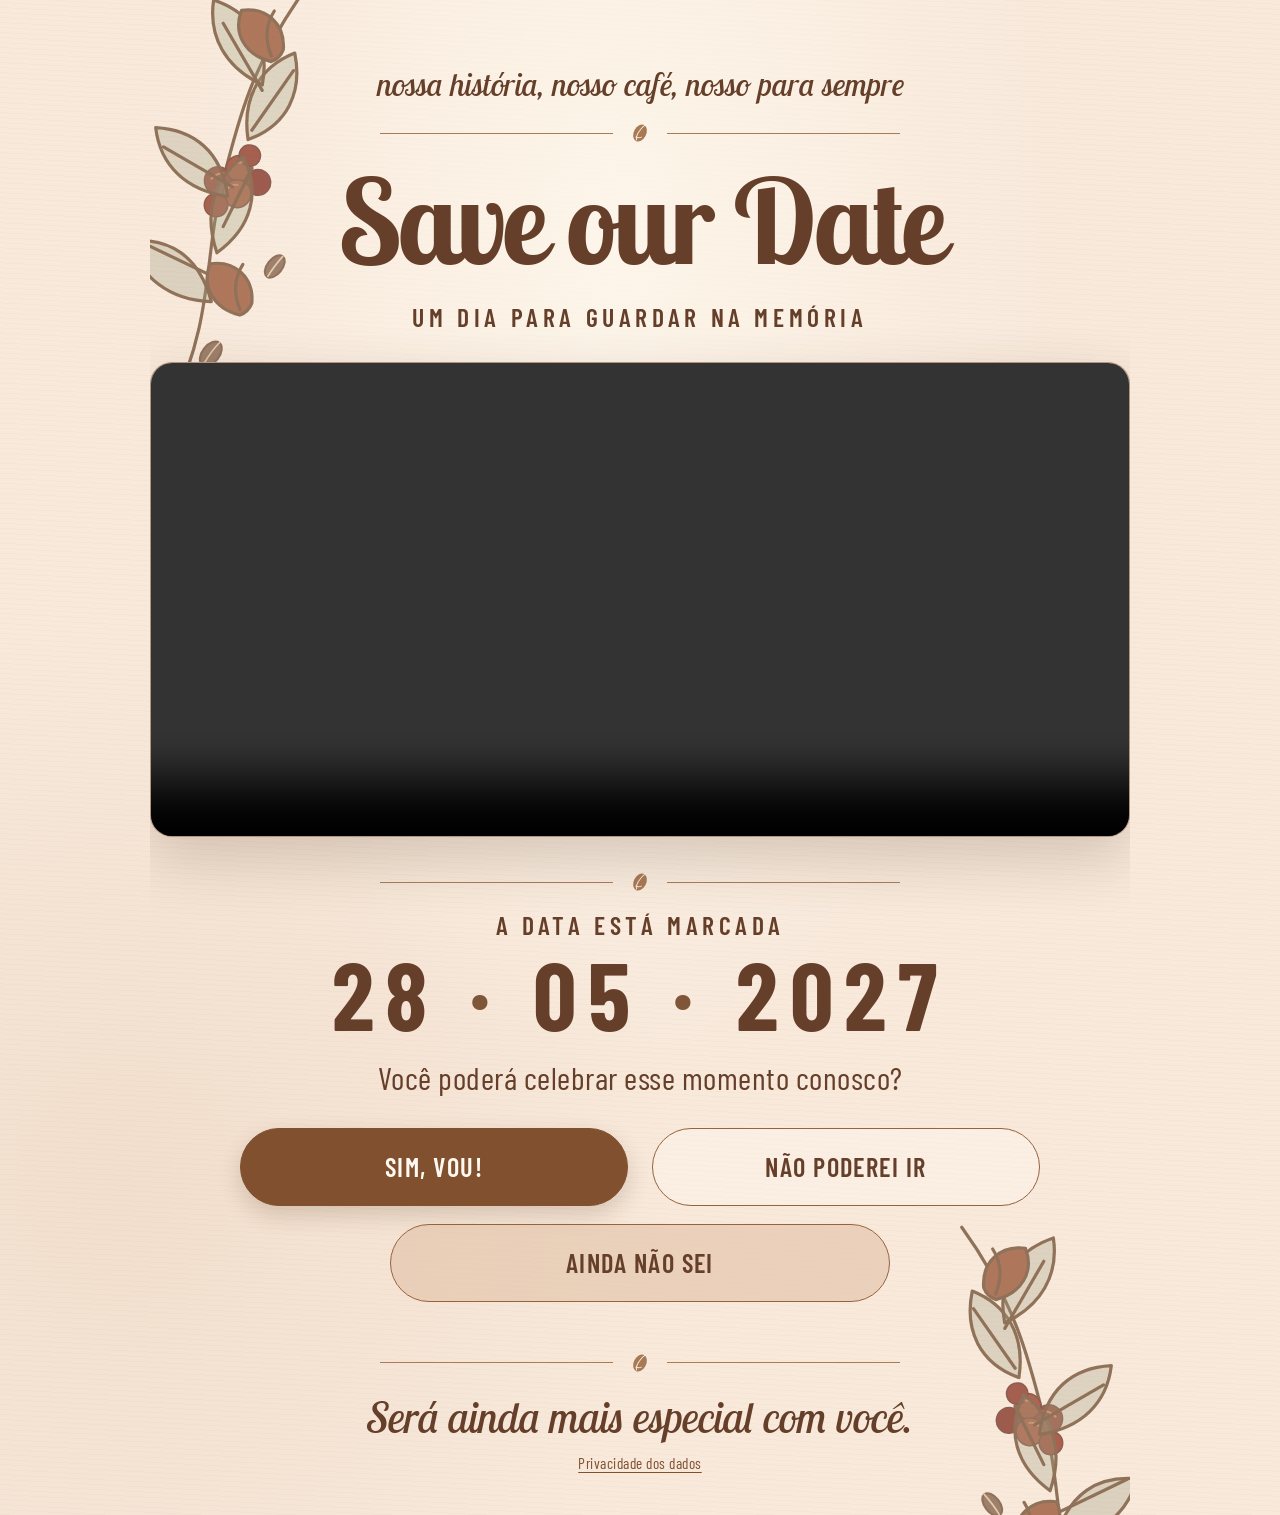
<file: index.html>
<!doctype html>
<html lang="pt-BR">
<head>
  <meta charset="utf-8">
  <meta name="viewport" content="width=device-width, initial-scale=1">
  <meta name="theme-color" content="#f8e9db">
  <title>Save our Date</title>
  <meta name="description" content="Nossa história, nosso café, nosso para sempre.">
  <link rel="icon" type="image/jpeg" href="assets/Logo_Casal.jpeg">
  <link rel="preconnect" href="https://fonts.googleapis.com">
  <link rel="preconnect" href="https://fonts.gstatic.com" crossorigin>
  <link href="https://fonts.googleapis.com/css2?family=Barlow+Condensed:wght@400;500;600;700&family=Lobster+Two:ital,wght@0,400;0,700;1,400;1,700&display=swap" rel="stylesheet">
  <link rel="stylesheet" href="styles.css">
</head>
<body>
  <main class="invitation">
    <header class="site-header">
      <p class="monogram">nossa história, nosso café, nosso para sempre</p>
      <div class="ornament" aria-hidden="true"><span></span><i></i><span></span></div>
      <h1>Save our Date</h1>
      <p class="eyebrow">UM DIA PARA GUARDAR NA MEMÓRIA</p>
    </header>

    <section class="video-section" aria-label="Vídeo do casal">
      <div class="video-frame">
        <video class="couple-video" controls playsinline preload="auto">
          <source src="assets/WhatsApp%20Video%202026-11-02%20at%2020.40.58.mp4" type="video/mp4">
          Seu navegador não consegue reproduzir este vídeo.
        </video>
      </div>
      <p class="video-help" id="video-help" role="status" aria-live="polite" hidden></p>
    </section>

    <section class="rsvp-intro">
      <div class="ornament" aria-hidden="true"><span></span><i></i><span></span></div>
      <p class="eyebrow">A DATA ESTÁ MARCADA</p>
      <p class="date">28 <span>·</span> 05 <span>·</span> 2027</p>
      <p class="question">Você poderá celebrar esse momento conosco?</p>
    </section>

    <section class="choices" aria-label="Confirmação de presença">
      <button class="choice choice-yes" data-response="yes">Sim, vou!</button>
      <button class="choice choice-no" data-response="no">Não poderei ir</button>
      <button class="choice choice-maybe" data-response="maybe">Ainda não sei</button>
    </section>

    <footer class="site-footer">
      <div class="ornament" aria-hidden="true"><span></span><i></i><span></span></div>
      <p>Será ainda mais especial com você.</p>
      <a class="privacy-link" href="privacidade.html">Privacidade dos dados</a>
    </footer>
  </main>

  <dialog id="rsvp-dialog" class="rsvp-dialog">
    <form id="rsvp-form" method="dialog">
      <button type="button" class="dialog-close" aria-label="Fechar">×</button>
      <p class="monogram dialog-monogram">nossa história, nosso café, nosso para sempre</p>
      <h2 id="form-title">Confirme sua presença</h2>
      <p class="form-description" id="form-description">Preencha seus dados e os das pessoas que irão com você.</p>

      <div class="field">
        <label for="full-name">Seu nome completo *</label>
        <input id="full-name" name="full_name" autocomplete="name" required maxlength="150">
      </div>
      <div class="field">
        <label for="phone">Seu número de celular *</label>
        <input id="phone" name="phone" type="tel" autocomplete="tel" inputmode="tel" required maxlength="32" aria-describedby="phone-hint">
        <small class="form-note" id="phone-hint">Sugestão: DDD e número.</small>
      </div>
      <div id="attendee-section">
        <fieldset class="family-card">
          <legend>Seu cônjuge</legend>
          <label class="checkbox-field"><input id="spouse-coming" type="checkbox"> <span>Meu cônjuge irá comigo</span></label>
          <div class="field" id="spouse-name-field" hidden>
            <label for="spouse-name">Nome completo do cônjuge *</label>
            <input id="spouse-name" maxlength="150" autocomplete="off">
          </div>
        </fieldset>
        <fieldset class="family-card">
          <legend>Seus filhos</legend>
          <p class="form-note">Adicione somente seus filhos que irão à celebração.</p>
          <div id="children-list" class="children-list"></div>
          <button type="button" id="add-child" class="add-child">+ Adicionar filho</button>
        </fieldset>
      </div>

      <div class="privacy-consents">
        <label class="checkbox-field consent-checkbox">
          <input id="privacy-consent" type="checkbox" required>
          <span>Li o <a href="privacidade.html" target="_blank" rel="noopener">aviso de privacidade</a> e autorizo o uso do meu nome, celular e resposta para organizar o evento. Confirmo que as pessoas adultas incluídas foram informadas sobre este uso. *</span>
        </label>
        <label class="checkbox-field consent-checkbox" id="children-consent-field" hidden>
          <input id="children-consent" type="checkbox">
          <span>Sou pai, mãe ou responsável legal pelas crianças/adolescentes informados e autorizo o tratamento de seus nomes e idades somente para organizar este evento. *</span>
        </label>
      </div>
      <p class="form-error" id="form-error" role="alert"></p>
      <button class="submit-button" id="submit-button" type="submit">Enviar resposta</button>
      <p class="privacy-note">Não quer informar dados de crianças? Responda pelo contato que enviou o convite.</p>
    </form>
  </dialog>

  <div id="toast" class="toast" role="status" aria-live="polite"></div>

  <script type="module" src="app.js"></script>
</body>
</html>
</file>
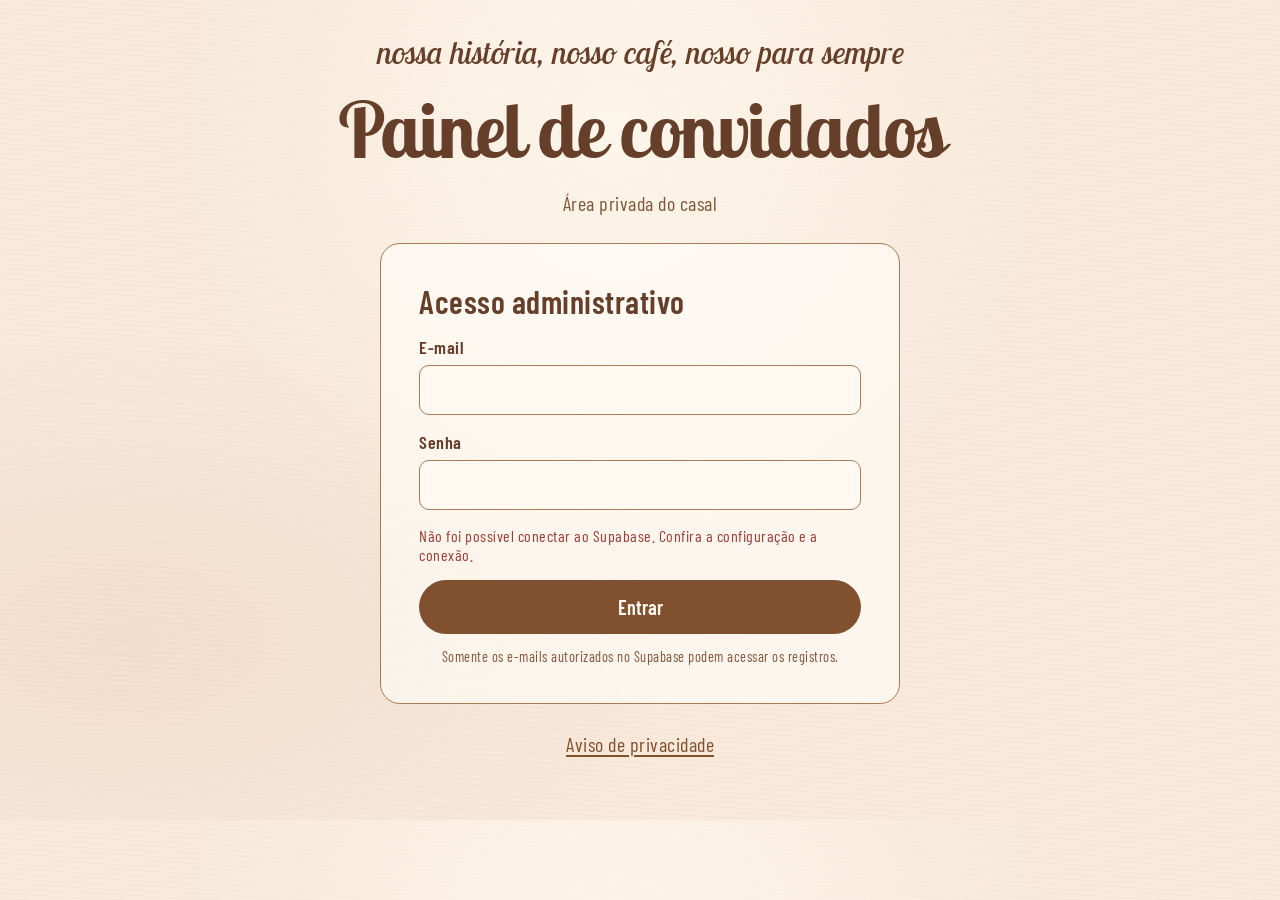
<file: admin.html>
<!doctype html>
<html lang="pt-BR">
<head>
  <meta charset="utf-8">
  <meta name="viewport" content="width=device-width, initial-scale=1">
  <meta name="theme-color" content="#f8e9db">
  <title>Administração — Save the Date</title>
  <link rel="icon" type="image/jpeg" href="assets/Logo_Casal.jpeg">
  <link rel="preconnect" href="https://fonts.googleapis.com">
  <link rel="preconnect" href="https://fonts.gstatic.com" crossorigin>
  <link href="https://fonts.googleapis.com/css2?family=Barlow+Condensed:wght@400;500;600;700&family=Lobster+Two:ital,wght@0,400;1,400&display=swap" rel="stylesheet">
  <link rel="stylesheet" href="styles.css">
  <link rel="stylesheet" href="admin.css">
</head>
<body>
  <main class="admin-shell">
    <header class="admin-header">
      <p class="monogram">nossa história, nosso café, nosso para sempre</p>
      <h1>Painel de convidados</h1>
      <p>Área privada do casal</p>
    </header>

    <section id="login-panel" class="admin-panel">
      <h2>Acesso administrativo</h2>
      <form id="login-form">
        <div class="field">
          <label for="email">E-mail</label>
          <input id="email" type="email" autocomplete="username" required>
        </div>
        <div class="field">
          <label for="password">Senha</label>
          <input id="password" type="password" autocomplete="current-password" required>
        </div>
        <p class="form-error" id="login-error" role="alert"></p>
        <button class="submit-button" type="submit">Entrar</button>
      </form>
      <p class="privacy-note">Somente os e-mails autorizados no Supabase podem acessar os registros.</p>
    </section>

    <section id="dashboard" hidden>
      <div class="dashboard-top">
        <div>
          <h2>Confirmações</h2>
          <p id="summary">Carregando...</p>
        </div>
        <button id="logout-button" class="admin-secondary">Sair</button>
      </div>
      <div class="toolbar">
        <input id="search" type="search" placeholder="Buscar convidado ou familiares">
        <select id="filter">
          <option value="all">Todas as respostas</option>
          <option value="yes">Confirmados</option>
          <option value="maybe">Ainda não sabem</option>
          <option value="no">Não poderão ir</option>
        </select>
        <button id="export-button" class="admin-secondary">Exportar CSV</button>
      </div>
      <p id="dashboard-error" class="form-error" role="alert"></p>
      <div id="records" class="records"></div>
    </section>
    <a class="policy-back" href="privacidade.html">Aviso de privacidade</a>
  </main>
  <script type="module" src="admin.js"></script>
</body>
</html>
</file>
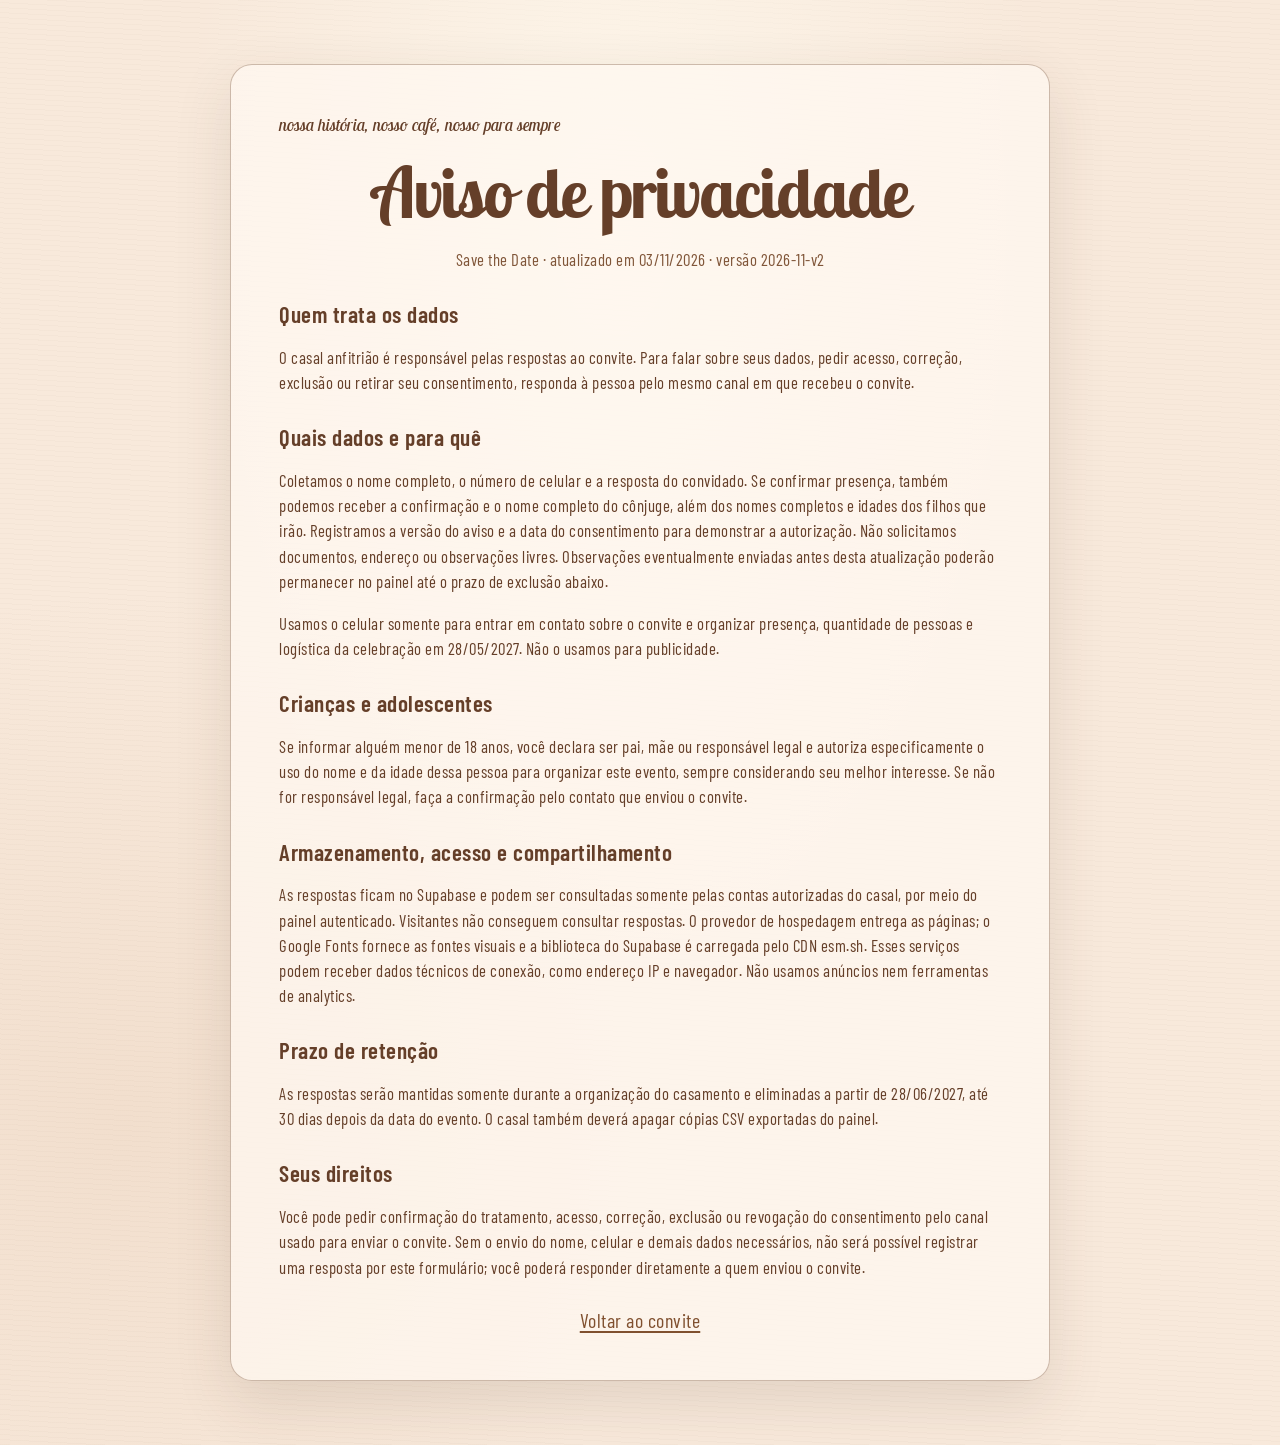
<file: privacidade.html>
<!doctype html>
<html lang="pt-BR">
<head>
  <meta charset="utf-8">
  <meta name="viewport" content="width=device-width, initial-scale=1">
  <meta name="theme-color" content="#f8e9db">
  <title>Aviso de privacidade — Save the Date</title>
  <link rel="icon" type="image/jpeg" href="assets/Logo_Casal.jpeg">
  <link rel="preconnect" href="https://fonts.googleapis.com">
  <link rel="preconnect" href="https://fonts.gstatic.com" crossorigin>
  <link href="https://fonts.googleapis.com/css2?family=Barlow+Condensed:wght@400;500;600;700&family=Lobster+Two:ital,wght@0,400;0,700;1,400;1,700&display=swap" rel="stylesheet">
  <link rel="stylesheet" href="styles.css">
</head>
<body>
  <main class="policy-shell">
    <article class="policy-card">
      <p class="monogram">nossa história, nosso café, nosso para sempre</p>
      <h1>Aviso de privacidade</h1>
      <p class="policy-meta">Save the Date · atualizado em 03/11/2026 · versão 2026-11-v2</p>

      <h2>Quem trata os dados</h2>
      <p>O casal anfitrião é responsável pelas respostas ao convite. Para falar sobre seus dados, pedir acesso, correção, exclusão ou retirar seu consentimento, responda à pessoa pelo mesmo canal em que recebeu o convite.</p>

      <h2>Quais dados e para quê</h2>
      <p>Coletamos o nome completo, o número de celular e a resposta do convidado. Se confirmar presença, também podemos receber a confirmação e o nome completo do cônjuge, além dos nomes completos e idades dos filhos que irão. Registramos a versão do aviso e a data do consentimento para demonstrar a autorização. Não solicitamos documentos, endereço ou observações livres. Observações eventualmente enviadas antes desta atualização poderão permanecer no painel até o prazo de exclusão abaixo.</p>
      <p>Usamos o celular somente para entrar em contato sobre o convite e organizar presença, quantidade de pessoas e logística da celebração em 28/05/2027. Não o usamos para publicidade.</p>

      <h2>Crianças e adolescentes</h2>
      <p>Se informar alguém menor de 18 anos, você declara ser pai, mãe ou responsável legal e autoriza especificamente o uso do nome e da idade dessa pessoa para organizar este evento, sempre considerando seu melhor interesse. Se não for responsável legal, faça a confirmação pelo contato que enviou o convite.</p>

      <h2>Armazenamento, acesso e compartilhamento</h2>
      <p>As respostas ficam no Supabase e podem ser consultadas somente pelas contas autorizadas do casal, por meio do painel autenticado. Visitantes não conseguem consultar respostas. O provedor de hospedagem entrega as páginas; o Google Fonts fornece as fontes visuais e a biblioteca do Supabase é carregada pelo CDN esm.sh. Esses serviços podem receber dados técnicos de conexão, como endereço IP e navegador. Não usamos anúncios nem ferramentas de analytics.</p>

      <h2>Prazo de retenção</h2>
      <p>As respostas serão mantidas somente durante a organização do casamento e eliminadas a partir de 28/06/2027, até 30 dias depois da data do evento. O casal também deverá apagar cópias CSV exportadas do painel.</p>

      <h2>Seus direitos</h2>
      <p>Você pode pedir confirmação do tratamento, acesso, correção, exclusão ou revogação do consentimento pelo canal usado para enviar o convite. Sem o envio do nome, celular e demais dados necessários, não será possível registrar uma resposta por este formulário; você poderá responder diretamente a quem enviou o convite.</p>

      <a class="policy-back" href="index.html">Voltar ao convite</a>
    </article>
  </main>
</body>
</html>
</file>
<file: styles.css>
:root {
  --paper: #f8e9db;
  --paper-deep: #ead2bd;
  --ink: #653f29;
  --muted: #805639;
  --line: #aa7b56;
  --accent: #97633d;
  --accent-dark: #80502f;
  --white: #fff9f2;
  --danger: #9a3d36;
  --shadow: 0 24px 80px rgba(73, 58, 48, .14);
  --body-font: "Barlow Condensed", sans-serif;
  --script-font: "Lobster Two", cursive;
}
* { box-sizing: border-box; }
html { scroll-behavior: smooth; }
body {
  margin: 0;
  color: var(--ink);
  background-color: var(--paper);
  background-image: radial-gradient(ellipse at 48% 16%, rgba(255, 250, 239, .74), transparent 46%), radial-gradient(ellipse at 10% 78%, rgba(186, 130, 84, .1), transparent 34%), repeating-linear-gradient(3deg, rgba(94, 70, 45, .025) 0 1px, transparent 1px 5px);
  font-family: var(--body-font);
  font-size: 20px;
  letter-spacing: .025em;
}
button, input, select, textarea { font: inherit; }
button { cursor: pointer; }
.invitation {
  position: relative;
  width: min(100% - 32px, 980px);
  margin: 0 auto;
  padding: clamp(28px, 5vw, 64px) 0 42px;
  overflow: hidden;
  isolation: isolate;
}
.invitation::before, .invitation::after { content: ""; position: absolute; z-index: -1; width: clamp(210px, 28vw, 330px); height: clamp(300px, 42vw, 450px); background: url("assets/coffee-branch.svg") center / contain no-repeat; opacity: .9; pointer-events: none; }
.invitation::before { top: -28px; left: -78px; transform: rotate(-10deg); }
.invitation::after { top: auto; right: -65px; bottom: -145px; transform: scaleX(-1) rotate(-10deg); }
.site-header, .site-footer, .rsvp-intro { text-align: center; }
.monogram, .site-footer p {
  font-family: var(--script-font);
  font-weight: 400;
  font-style: italic;
  letter-spacing: 0;
}
.monogram {
  margin: 0 auto 18px;
  font-size: clamp(1.25rem, 3vw, 2rem);
  line-height: 1.25;
}
.ornament {
  display: flex;
  align-items: center;
  justify-content: center;
  gap: 16px;
  width: min(78%, 520px);
  margin: 16px auto;
  color: var(--muted);
}
.ornament span { height: 1px; flex: 1; background: var(--line); }
.ornament i { display: block; width: 22px; height: 22px; flex: 0 0 22px; background: url("assets/coffee-bean.svg") center / contain no-repeat; }
h1 {
  margin: 8px 0 0;
  font-family: var(--script-font);
  font-size: clamp(4rem, 10vw, 7.3rem);
  font-weight: 700;
  line-height: 1.05;
  letter-spacing: -.025em;
}
.eyebrow {
  margin: 18px 0;
  font-size: clamp(1.1rem, 2.7vw, 1.6rem);
  font-weight: 600;
  letter-spacing: .18em;
}
.video-section { margin: clamp(18px, 3vw, 30px) 0 28px; }
.video-frame {
  position: relative;
  width: 100%;
  aspect-ratio: 2.06 / 1;
  overflow: hidden;
  border: 1px solid rgba(112, 72, 45, .45);
  border-radius: 22px;
  background: var(--paper-deep);
  box-shadow: 0 22px 58px rgba(73, 48, 31, .2);
}
.couple-video {
  position: absolute;
  inset: 0;
  display: block;
  width: 100%;
  height: 100%;
  object-fit: cover;
}
.video-help { margin: 8px 4px 0; color: var(--muted); font-size: .9rem; text-align: center; }
.video-help:empty { display: none; }
.video-help code { font-size: .85em; }
.rsvp-intro .ornament { margin-top: 34px; }
.rsvp-intro .eyebrow { margin: 10px 0 0; }
.date {
  margin: 0;
  font-size: clamp(3.3rem, 8vw, 6rem);
  font-weight: 700;
  letter-spacing: .12em;
  line-height: 1.1;
}
.date span { color: var(--muted); }
.question { margin: 12px 0 0; font-size: clamp(1.3rem, 3.4vw, 2rem); }
.choices {
  display: grid;
  grid-template-columns: 1fr 1fr;
  gap: 18px 24px;
  width: min(100%, 800px);
  margin: 32px auto 50px;
}
.choice {
  min-height: 78px;
  padding: 14px 20px;
  border: 1.5px solid var(--accent);
  border-radius: 999px;
  background: transparent;
  color: var(--ink);
  font-size: clamp(1.2rem, 3vw, 1.65rem);
  font-weight: 600;
  text-transform: uppercase;
  letter-spacing: .055em;
  transition: transform .18s ease, background .18s ease, color .18s ease;
}
.choice:hover { transform: translateY(-2px); }
.choice:focus-visible, .submit-button:focus-visible, input:focus-visible, select:focus-visible, textarea:focus-visible {
  outline: 3px solid var(--line); outline-offset: 3px;
}
.choice-yes { background: var(--accent-dark); color: var(--white); border-color: var(--accent-dark); box-shadow: 0 9px 22px rgba(91, 55, 31, .2); }
.choice-no { background: rgba(255, 249, 242, .35); }
.choice-maybe { grid-column: 1 / -1; justify-self: center; width: min(68%, 500px); background: rgba(226, 194, 165, .58); }
.site-footer .ornament { margin-top: 0; }
.site-footer p { margin: 12px 0 0; font-size: clamp(1.7rem, 4vw, 2.7rem); }
.privacy-link, .policy-back { color: var(--accent-dark); text-decoration: underline; text-underline-offset: 3px; }
.privacy-link { display: inline-block; margin-top: 10px; font-size: .95rem; }
.rsvp-dialog {
  width: min(92vw, 620px);
  max-height: 90vh;
  overflow: auto;
  padding: 0;
  border: 1px solid var(--line);
  border-radius: 22px;
  background: var(--paper);
  color: var(--ink);
  box-shadow: var(--shadow);
}
.rsvp-dialog::backdrop { background: rgba(35, 27, 22, .58); backdrop-filter: blur(4px); }
.rsvp-dialog form { position: relative; padding: clamp(24px, 5vw, 42px); }
.dialog-close {
  position: absolute; top: 10px; right: 16px;
  border: 0; background: transparent; color: var(--muted);
  font-size: 2rem; line-height: 1;
}
.dialog-monogram { padding-right: 24px; font-size: 1.4rem; text-align: center; }
h2 { margin: 8px 0; font-size: 2rem; font-weight: 600; text-align: center; }
.form-description, .privacy-note, .form-note { color: var(--muted); font-size: 1rem; }
.form-description { margin: 0 0 24px; text-align: center; }
.field { display: grid; gap: 7px; margin: 16px 0; }
.field label, .companion-card legend { font-size: 1.12rem; font-weight: 600; }
input, select, textarea {
  width: 100%; min-width: 0; padding: 12px 13px;
  border: 1px solid var(--line); border-radius: 10px;
  color: var(--ink); background: var(--white);
}
textarea { resize: vertical; }
.family-card { min-width: 0; margin: 16px 0; padding: 12px 14px; border: 1px solid var(--line); border-radius: 3px; }
.family-card legend { padding: 0 6px; font-size: 1.12rem; font-weight: 600; }
.checkbox-field { display: flex; align-items: center; gap: 9px; }
.checkbox-field input { width: 18px; height: 18px; accent-color: var(--accent-dark); }
.children-list { display: grid; gap: 10px; }
.child-card { margin: 0; }
.child-fields { display: grid; grid-template-columns: minmax(0, 1fr) 145px; gap: 10px; }
.child-fields .field { margin: 6px 0; }
.add-child, .remove-child { border: 0; padding: 8px 0; color: var(--accent-dark); background: transparent; text-decoration: underline; }
.remove-child { font-size: .9rem; }
.form-note { margin: 8px 0 18px; }
.privacy-consents { display: grid; gap: 14px; margin: 20px 0 14px; padding: 14px; border: 1px solid var(--line); border-radius: 12px; background: rgba(255, 249, 242, .48); }
.consent-checkbox { align-items: flex-start; font-size: .95rem; line-height: 1.35; }
.consent-checkbox input { flex: 0 0 18px; margin-top: 4px; }
.consent-checkbox a { color: var(--accent-dark); text-decoration: underline; text-underline-offset: 2px; }
.submit-button {
  width: 100%; min-height: 54px; border: 0; border-radius: 999px;
  background: var(--accent-dark); color: var(--white); font-weight: 600;
}
.submit-button:disabled { opacity: .65; cursor: wait; }
.form-error { color: var(--danger); font-size: 1rem; }
.privacy-note { margin: 14px 0 0; text-align: center; font-size: .9rem; }
.toast {
  position: fixed; z-index: 10; left: 50%; bottom: 20px;
  width: max-content; max-width: calc(100% - 32px);
  transform: translate(-50%, 20px); opacity: 0; pointer-events: none;
  padding: 14px 18px; border-radius: 12px; background: var(--ink); color: white;
  box-shadow: var(--shadow); transition: opacity .2s ease, transform .2s ease;
}
.toast.show { opacity: 1; transform: translate(-50%, 0); }
.policy-shell { width: min(100% - 32px, 820px); margin: 0 auto; padding: clamp(24px, 6vw, 64px) 0; }
.policy-card { padding: clamp(22px, 5vw, 48px); border: 1px solid rgba(112, 72, 45, .35); border-radius: 22px; background: rgba(255, 249, 242, .72); box-shadow: 0 22px 58px rgba(73, 48, 31, .12); }
.policy-card h1 { margin: 0; font-size: clamp(2.8rem, 8vw, 4.4rem); text-align: center; }
.policy-card h2 { margin: 28px 0 8px; font-size: 1.45rem; text-align: left; }
.policy-card p, .policy-card li { font-size: 1.05rem; line-height: 1.5; }
.policy-card ul { padding-left: 1.25em; }
.policy-meta { color: var(--muted); text-align: center; }
.policy-back { display: block; margin-top: 28px; text-align: center; }
@media (max-width: 560px) {
  body { font-size: 18px; }
  .invitation { width: min(100% - 24px, 980px); padding-top: 28px; }
  h1 { font-size: clamp(3.2rem, 15vw, 5rem); }
  .video-frame { border-radius: 16px; aspect-ratio: 2.06 / 1; }
  .choices { gap: 12px; margin-top: 26px; }
  .choice { min-height: 60px; padding: 12px 9px; font-size: 1.15rem; }
  .choice-maybe { width: 76%; }
  .child-fields { grid-template-columns: 1fr; gap: 0; }
  .invitation::before { left: -88px; opacity: .68; }
  .invitation::after { right: -88px; bottom: -120px; opacity: .68; }
}
@media (prefers-reduced-motion: reduce) {
  *, *::before, *::after { scroll-behavior: auto !important; transition-duration: .01ms !important; }
}
</file>
<file: admin.css>
.admin-shell { width: min(100% - 28px, 1100px); margin: 0 auto; padding: 32px 0 64px; }
.admin-header { text-align: center; margin-bottom: 28px; }
.admin-header h1 { font-size: clamp(2.8rem, 7vw, 4.8rem); }
.admin-header > p:last-child { color: var(--muted); }
.admin-panel { width: min(100%, 520px); margin: 0 auto; padding: clamp(22px, 5vw, 38px); border: 1px solid var(--line); border-radius: 20px; background: rgba(255,253,249,.65); }
.admin-panel h2, #dashboard h2 { text-align: left; margin-top: 0; }
.dashboard-top { display: flex; justify-content: space-between; align-items: center; gap: 16px; margin-bottom: 18px; }
.dashboard-top p { color: var(--muted); margin: 0; }
.toolbar { display: grid; grid-template-columns: minmax(180px, 1fr) minmax(170px, 230px) auto; gap: 10px; margin: 18px 0; }
.admin-secondary { padding: 10px 16px; border: 1px solid var(--accent); border-radius: 999px; background: transparent; color: var(--ink); }
.records { display: grid; gap: 14px; }
.record { padding: 18px; border: 1px solid var(--line); border-radius: 14px; background: rgba(255,253,249,.75); }
.record-head { display: flex; justify-content: space-between; align-items: flex-start; gap: 12px; }
.record h3 { margin: 0; font-size: 1.5rem; }
.record p { margin: 5px 0; }
.status { display: inline-block; padding: 4px 10px; border-radius: 999px; background: var(--paper-deep); font-size: .95rem; white-space: nowrap; }
.status.yes { background: #dce7d7; }
.status.no { background: #f0deda; }
.companion-list { margin: 12px 0 0; padding-left: 22px; }
.record-meta { color: var(--muted); font-size: .95rem; }
.empty-state { padding: 28px; text-align: center; border: 1px dashed var(--line); border-radius: 14px; color: var(--muted); }
@media (max-width: 700px) {
  .toolbar { grid-template-columns: 1fr; }
  .dashboard-top { align-items: flex-start; }
  .record-head { flex-direction: column; }
}
</file>
